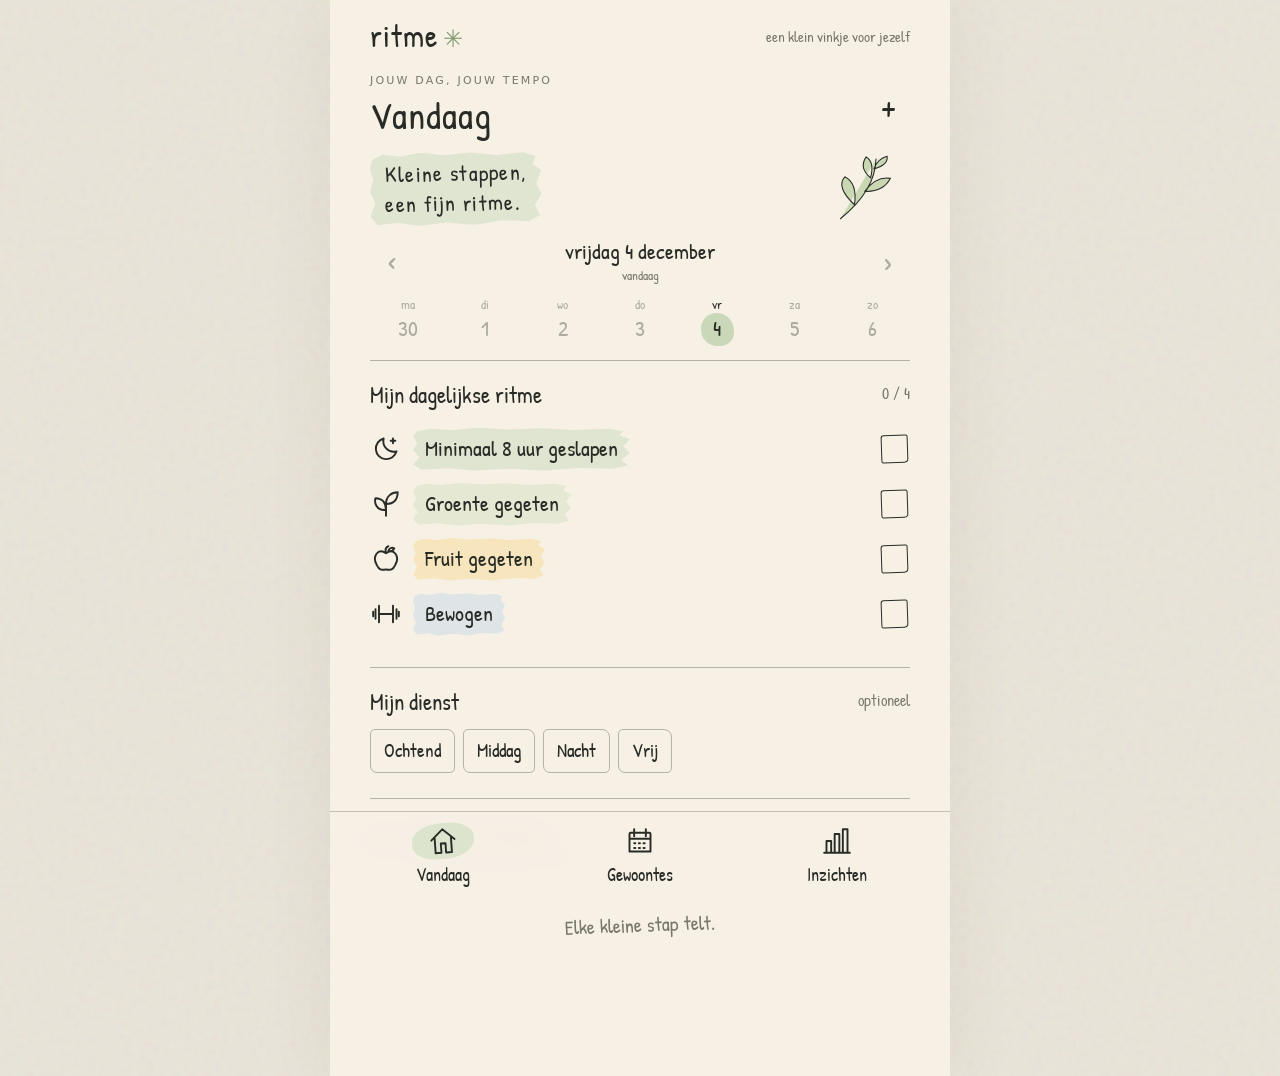
<file: index.html>
<!DOCTYPE html>
<html lang="nl">
<head>
<meta charset="UTF-8">
<meta name="viewport" content="width=device-width, initial-scale=1, viewport-fit=cover">
<meta name="theme-color" content="#f6f0e5">
<meta name="color-scheme" content="light">
<meta name="apple-mobile-web-app-capable" content="yes">
<meta name="apple-mobile-web-app-title" content="Ritme">
<meta name="apple-mobile-web-app-status-bar-style" content="default">
<link rel="manifest" href="manifest.json">
<link rel="apple-touch-icon" sizes="180x180" href="icons%202/ritme-notebook-180.png">
<link rel="icon" type="image/png" sizes="192x192" href="icons%202/ritme-notebook-192.png">
<link rel="stylesheet" href="habits.css">
<title>Ritme — een klein vinkje voor jezelf</title>
<script src="storage.js" defer></script>
<script src="habits.js" defer></script>
</head>
<body>
<main class="journal">
  <header class="brand"><a href="./index.html" aria-label="Ritme, naar vandaag">ritme<span class="brand-dot">✳</span></a><span>een klein vinkje voor jezelf</span></header>
  <div id="fatal" role="alert" hidden></div>
  <div id="app">
    <div class="page-heading"><div><p id="eyebrow" class="eyebrow">JOUW DAG, JOUW TEMPO</p><h1 id="page-title">Vandaag</h1></div><button id="add-habit" class="icon-button" aria-label="Doel toevoegen">+</button></div>
    <div class="quote"><p>Kleine stappen,<br>een fijn ritme.</p><svg class="sprig" viewBox="0 0 90 105" aria-hidden="true"><path d="M26 100Q65 52 57 9M41 77Q10 58 20 42Q39 47 41 77M51 56Q76 52 82 31Q62 32 51 56M55 36Q36 26 43 9Q56 13 55 36M57 23Q76 13 71 2Q59 8 57 23"/></svg></div>
    <div id="period-modes" class="segmented" hidden><button data-mode="week" aria-pressed="true">Week</button><button data-mode="month" aria-pressed="false">Maand</button></div>
    <div class="date-navigation"><button id="previous" class="icon-button" aria-label="Vorige dag">‹</button><button id="date-reset" title="Terug naar vandaag"><span id="date-label"></span><small id="date-hint"></small></button><button id="next" class="icon-button" aria-label="Volgende dag">›</button></div>
    <section id="view-vandaag" aria-label="Vandaag">
      <div id="week-strip" class="week-strip" aria-label="Kies een dag"></div>
      <div class="section-heading"><h2>Mijn dagelijkse ritme</h2><span id="day-count"></span></div>
      <div id="daily-list"></div><div id="goals-empty" class="empty-goals" hidden><p>Waar wil jij een klein begin mee maken?</p><button id="empty-add" class="text-button">+ Een doel toevoegen</button></div>
      <p id="day-empty" class="muted" hidden>Je nieuwe ritme begint op <span id="start-label"></span>.</p>
      <section class="shift-section"><div class="section-heading"><h2>Mijn dienst</h2><span class="muted">optioneel</span></div><div id="shifts" class="shifts"></div></section>
      <a class="workout-link" href="Workout/"><span id="workout-icon"></span><span>Tijd voor beweging<small>Open je oefeningen & timer</small></span><span aria-hidden="true">↗</span></a>
      <p class="closing-note">Elke kleine stap telt.</p>
    </section>
    <section id="view-gewoontes" aria-label="Gewoontes" hidden><div class="section-heading"><h2>Mijn gewoontes</h2><span>een vakje per dag</span></div><div id="habit-grid" tabindex="0" role="region" aria-label="Gewoontesrooster, horizontaal schuifbaar"></div><p class="grid-note"><span class="mini-mark"></span> Gedaan <span class="empty-mark"></span> Nog niet afgevinkt</p><p id="scroll-note" class="muted" hidden>Schuif opzij om de hele maand te bekijken →</p><div class="goal-actions"><button id="grid-add" class="text-button">+ Een doel toevoegen</button><button id="manage-goals" class="text-button">Doelen beheren</button></div><p class="closing-note">Niet perfect. Wel steeds een beetje verder.</p></section>
    <section id="view-inzichten" aria-label="Inzichten" hidden><div class="summary"><div id="progress-ring" class="progress-ring"><strong id="progress-percent"></strong></div><div><h2>Jouw ritme groeit</h2><p id="progress-description"></p></div></div><div class="stat-tiles"><div><strong id="stat-done"></strong><span>vinkjes gezet</span></div><div><strong id="stat-days"></strong><span>dagen afgevinkt</span></div><div><strong id="stat-goals"></strong><span>gewoontes</span></div></div><h2 class="insight-heading">Stap voor stap</h2><div id="habit-stats"></div><section class="backup-section"><h2>Je schrift bewaren</h2><p>Bewaar een back-up van je vinkjes en je oude registraties. Je gegevens staan alleen op dit apparaat.</p><div class="backup-actions"><button id="export" class="text-button">↓ Back-up bewaren</button><button id="import" class="text-button">↑ Back-up herstellen</button></div><input type="file" id="import-file" accept="application/json,.json" hidden><p id="archive-note" class="muted"></p></section></section>
  </div>
</main>
<nav class="bottom-nav" aria-label="Hoofdnavigatie"><button data-view="vandaag" aria-current="page"><span data-icon="home"></span>Vandaag</button><button data-view="gewoontes"><span data-icon="calendar"></span>Gewoontes</button><button data-view="inzichten"><span data-icon="chart"></span>Inzichten</button></nav>
<dialog id="habit-dialog" aria-labelledby="habit-dialog-title">
  <div class="dialog-heading"><h2 id="habit-dialog-title">Een doel toevoegen</h2><button type="button" id="close-dialog" class="icon-button" aria-label="Sluiten">×</button></div>
  <div id="goal-catalog"><p class="muted">Kies wat bij je past. Je doel begint vandaag.</p><button id="custom-goal" class="text-button">+ Eigen doel maken</button><div id="suggestions" class="suggestions"></div></div>
  <form id="habit-form" hidden><button type="button" id="back-catalog" class="back-button">‹ Terug naar de doelen</button><label for="habit-name">Wat wil je vaker doen?</label><input id="habit-name" maxlength="60" required placeholder="Bijvoorbeeld: muziek maken" autocomplete="off"><fieldset class="icon-fieldset"><legend>Kies een pictogram</legend><div id="icon-picker" class="icon-picker"></div></fieldset><p class="muted">Je doel begint vandaag.</p><button type="submit" class="text-button">+ Toevoegen aan mijn ritme</button></form>
  <p id="goal-error" class="form-error" role="alert" hidden></p>
</dialog>
<dialog id="manage-dialog" aria-labelledby="manage-title"><div class="dialog-heading"><h2 id="manage-title">Doelen beheren</h2><button id="close-manage" class="icon-button" aria-label="Sluiten">×</button></div><p class="muted">Maak ruimte voor wat bij jou past.</p><div id="managed-goals"></div><p id="manage-error" class="form-error" role="alert" hidden></p></dialog>
<div id="toast" role="status" aria-live="polite"></div>
</body>
</html>
</file>
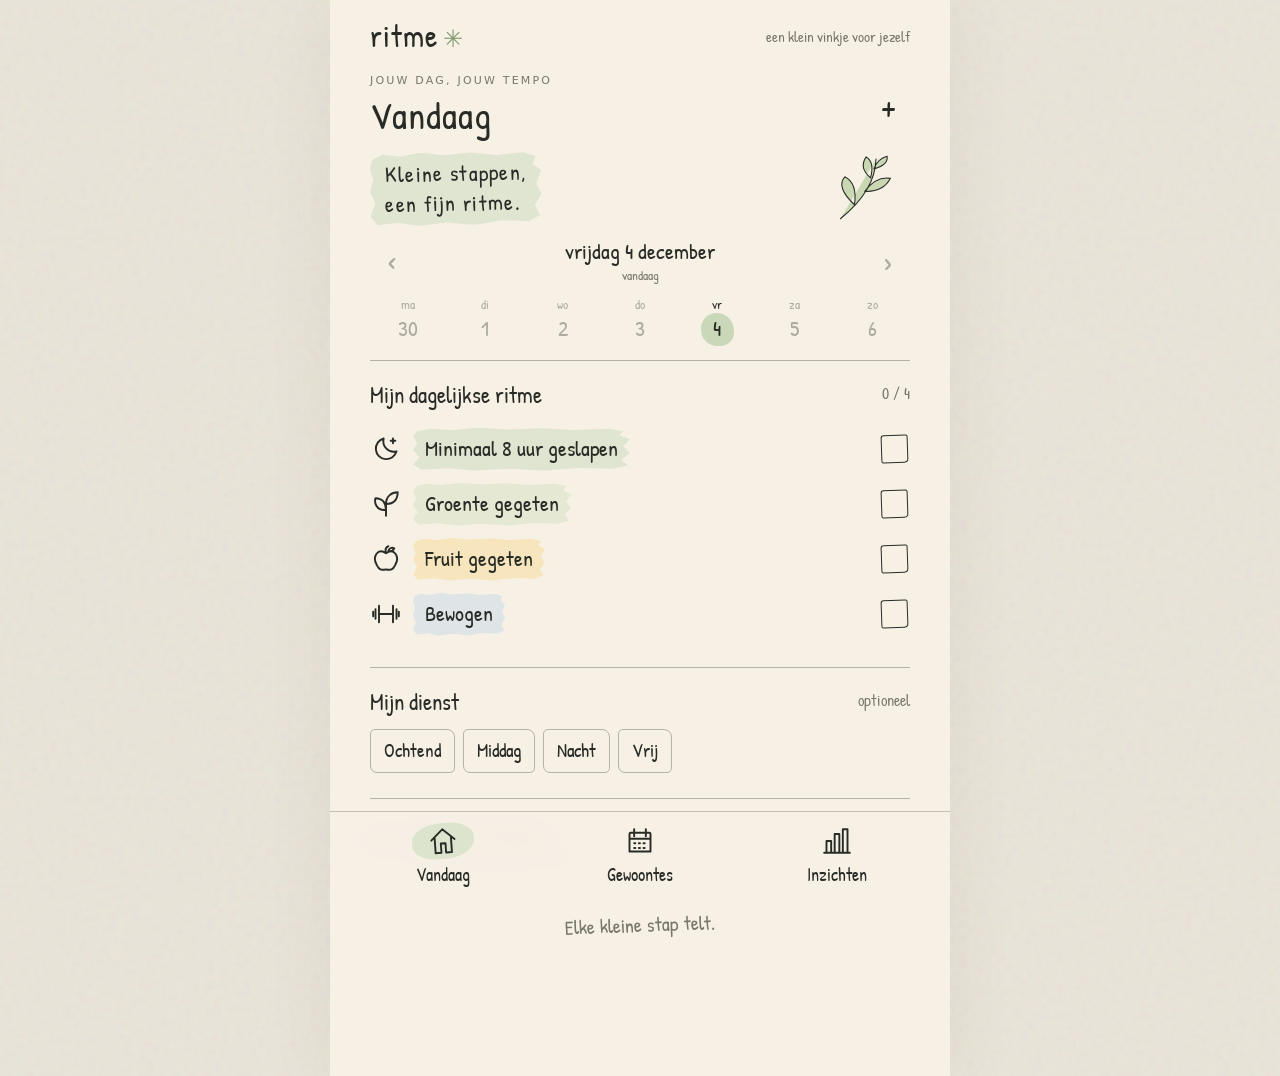
<file: Ritme/index.html>
<!DOCTYPE html>
<html lang="nl">
<head>
<meta charset="UTF-8">
<meta name="viewport" content="width=device-width, initial-scale=1, viewport-fit=cover">
<meta name="theme-color" content="#f6f0e5">
<meta name="color-scheme" content="light">
<meta name="apple-mobile-web-app-capable" content="yes">
<meta name="apple-mobile-web-app-title" content="Ritme">
<meta name="apple-mobile-web-app-status-bar-style" content="default">
<link rel="manifest" href="manifest.json">
<link rel="apple-touch-icon" sizes="180x180" href="icons%202/ritme-notebook-180.png">
<link rel="icon" type="image/png" sizes="192x192" href="icons%202/ritme-notebook-192.png">
<link rel="stylesheet" href="habits.css">
<title>Ritme — een klein vinkje voor jezelf</title>
<script src="storage.js" defer></script>
<script src="habits.js" defer></script>
</head>
<body>
<main class="journal">
  <header class="brand"><a href="./index.html" aria-label="Ritme, naar vandaag">ritme<span class="brand-dot">✳</span></a><span>een klein vinkje voor jezelf</span></header>
  <div id="fatal" role="alert" hidden></div>
  <div id="app">
    <div class="page-heading"><div><p id="eyebrow" class="eyebrow">JOUW DAG, JOUW TEMPO</p><h1 id="page-title">Vandaag</h1></div><button id="add-habit" class="icon-button" aria-label="Doel toevoegen">+</button></div>
    <div class="quote"><p>Kleine stappen,<br>een fijn ritme.</p><svg class="sprig" viewBox="0 0 90 105" aria-hidden="true"><path d="M26 100Q65 52 57 9M41 77Q10 58 20 42Q39 47 41 77M51 56Q76 52 82 31Q62 32 51 56M55 36Q36 26 43 9Q56 13 55 36M57 23Q76 13 71 2Q59 8 57 23"/></svg></div>
    <div id="period-modes" class="segmented" hidden><button data-mode="week" aria-pressed="true">Week</button><button data-mode="month" aria-pressed="false">Maand</button></div>
    <div class="date-navigation"><button id="previous" class="icon-button" aria-label="Vorige dag">‹</button><button id="date-reset" title="Terug naar vandaag"><span id="date-label"></span><small id="date-hint"></small></button><button id="next" class="icon-button" aria-label="Volgende dag">›</button></div>
    <section id="view-vandaag" aria-label="Vandaag">
      <div id="week-strip" class="week-strip" aria-label="Kies een dag"></div>
      <div class="section-heading"><h2>Mijn dagelijkse ritme</h2><span id="day-count"></span></div>
      <div id="daily-list"></div><div id="goals-empty" class="empty-goals" hidden><p>Waar wil jij een klein begin mee maken?</p><button id="empty-add" class="text-button">+ Een doel toevoegen</button></div>
      <p id="day-empty" class="muted" hidden>Je nieuwe ritme begint op <span id="start-label"></span>.</p>
      <section class="shift-section"><div class="section-heading"><h2>Mijn dienst</h2><span class="muted">optioneel</span></div><div id="shifts" class="shifts"></div></section>
      <a class="workout-link" href="../Workout/"><span id="workout-icon"></span><span>Tijd voor beweging<small>Open je oefeningen & timer</small></span><span aria-hidden="true">↗</span></a>
      <p class="closing-note">Elke kleine stap telt.</p>
    </section>
    <section id="view-gewoontes" aria-label="Gewoontes" hidden><div class="section-heading"><h2>Mijn gewoontes</h2><span>een vakje per dag</span></div><div id="habit-grid" tabindex="0" role="region" aria-label="Gewoontesrooster, horizontaal schuifbaar"></div><p class="grid-note"><span class="mini-mark"></span> Gedaan <span class="empty-mark"></span> Nog niet afgevinkt</p><p id="scroll-note" class="muted" hidden>Schuif opzij om de hele maand te bekijken →</p><div class="goal-actions"><button id="grid-add" class="text-button">+ Een doel toevoegen</button><button id="manage-goals" class="text-button">Doelen beheren</button></div><p class="closing-note">Niet perfect. Wel steeds een beetje verder.</p></section>
    <section id="view-inzichten" aria-label="Inzichten" hidden><div class="summary"><div id="progress-ring" class="progress-ring"><strong id="progress-percent"></strong></div><div><h2>Jouw ritme groeit</h2><p id="progress-description"></p></div></div><div class="stat-tiles"><div><strong id="stat-done"></strong><span>vinkjes gezet</span></div><div><strong id="stat-days"></strong><span>dagen afgevinkt</span></div><div><strong id="stat-goals"></strong><span>gewoontes</span></div></div><h2 class="insight-heading">Stap voor stap</h2><div id="habit-stats"></div><section class="backup-section"><h2>Je schrift bewaren</h2><p>Bewaar een back-up van je vinkjes en je oude registraties. Je gegevens staan alleen op dit apparaat.</p><div class="backup-actions"><button id="export" class="text-button">↓ Back-up bewaren</button><button id="import" class="text-button">↑ Back-up herstellen</button></div><input type="file" id="import-file" accept="application/json,.json" hidden><p id="archive-note" class="muted"></p></section></section>
  </div>
</main>
<nav class="bottom-nav" aria-label="Hoofdnavigatie"><button data-view="vandaag" aria-current="page"><span data-icon="home"></span>Vandaag</button><button data-view="gewoontes"><span data-icon="calendar"></span>Gewoontes</button><button data-view="inzichten"><span data-icon="chart"></span>Inzichten</button></nav>
<dialog id="habit-dialog" aria-labelledby="habit-dialog-title">
  <div class="dialog-heading"><h2 id="habit-dialog-title">Een doel toevoegen</h2><button type="button" id="close-dialog" class="icon-button" aria-label="Sluiten">×</button></div>
  <div id="goal-catalog"><p class="muted">Kies wat bij je past. Je doel begint vandaag.</p><button id="custom-goal" class="text-button">+ Eigen doel maken</button><div id="suggestions" class="suggestions"></div></div>
  <form id="habit-form" hidden><button type="button" id="back-catalog" class="back-button">‹ Terug naar de doelen</button><label for="habit-name">Wat wil je vaker doen?</label><input id="habit-name" maxlength="60" required placeholder="Bijvoorbeeld: muziek maken" autocomplete="off"><fieldset class="icon-fieldset"><legend>Kies een pictogram</legend><div id="icon-picker" class="icon-picker"></div></fieldset><p class="muted">Je doel begint vandaag.</p><button type="submit" class="text-button">+ Toevoegen aan mijn ritme</button></form>
  <p id="goal-error" class="form-error" role="alert" hidden></p>
</dialog>
<dialog id="manage-dialog" aria-labelledby="manage-title"><div class="dialog-heading"><h2 id="manage-title">Doelen beheren</h2><button id="close-manage" class="icon-button" aria-label="Sluiten">×</button></div><p class="muted">Maak ruimte voor wat bij jou past.</p><div id="managed-goals"></div><p id="manage-error" class="form-error" role="alert" hidden></p></dialog>
<div id="toast" role="status" aria-live="polite"></div>
</body>
</html>
</file>
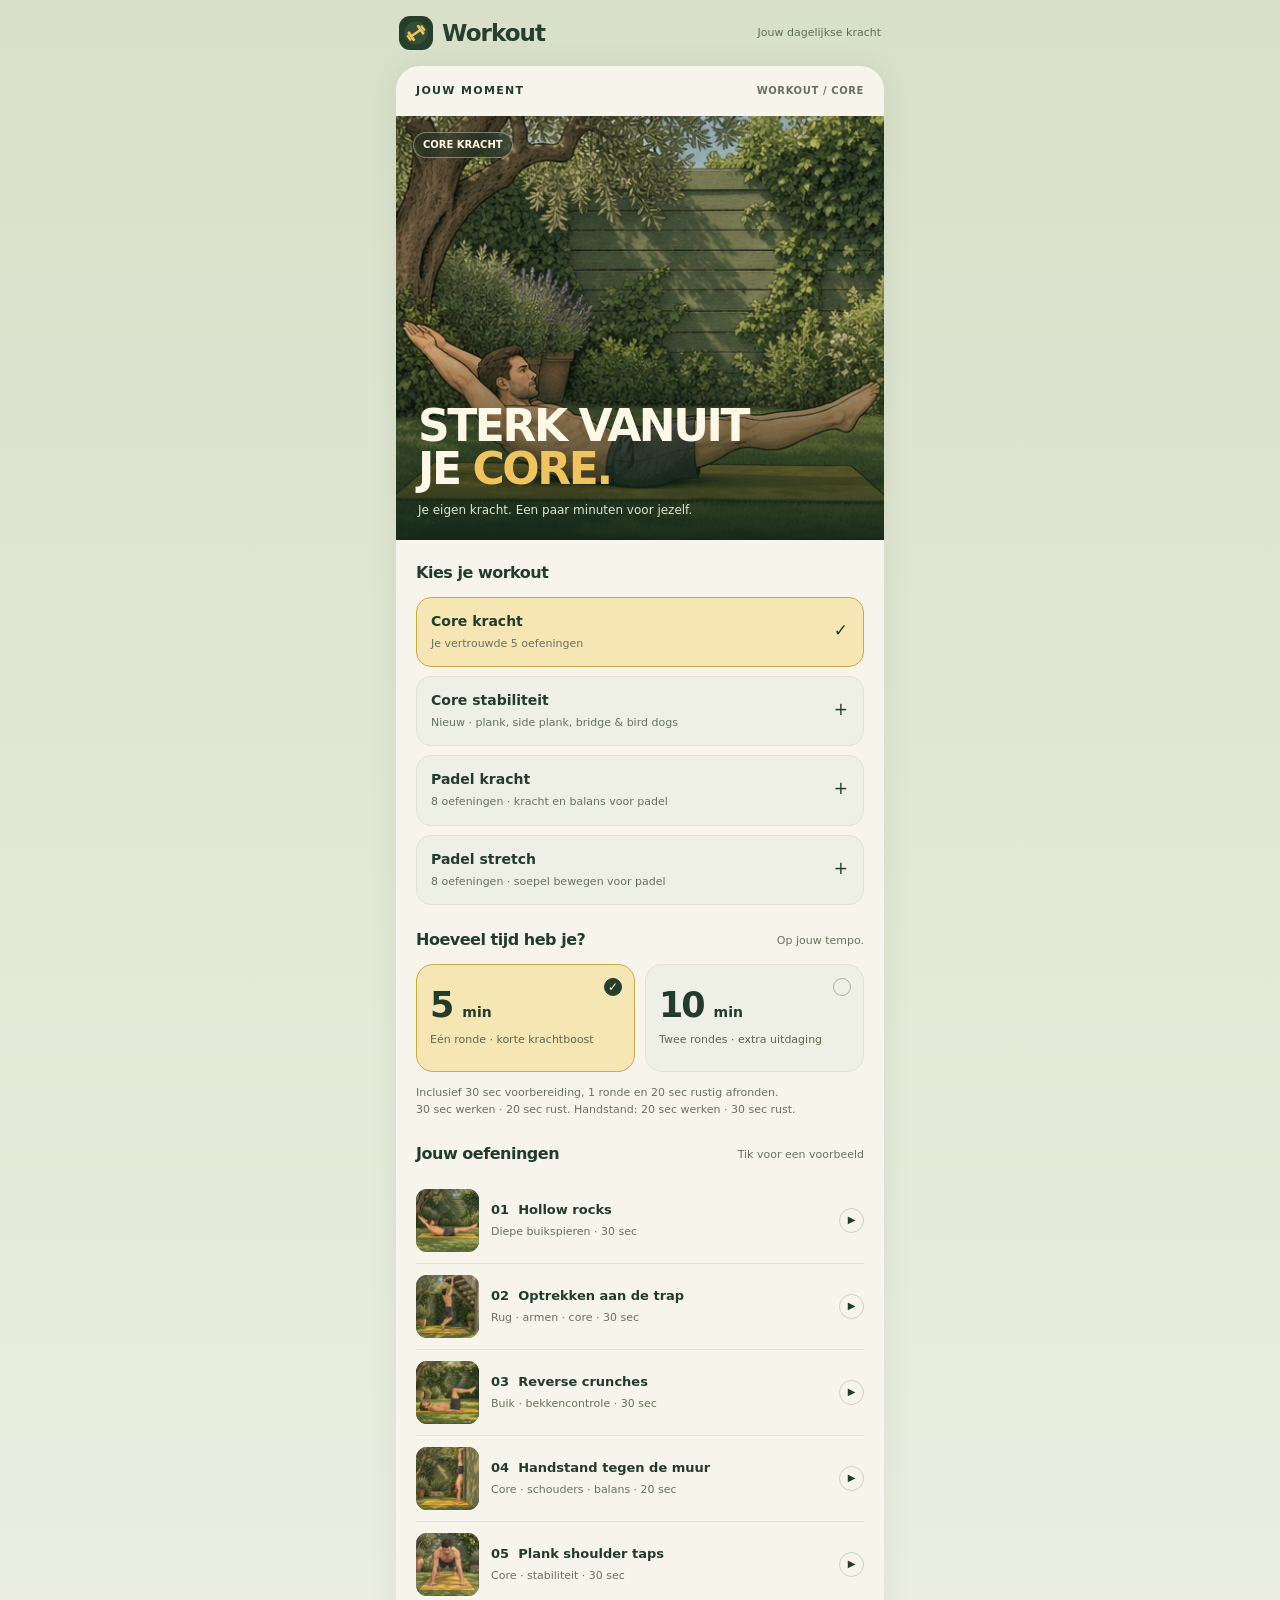
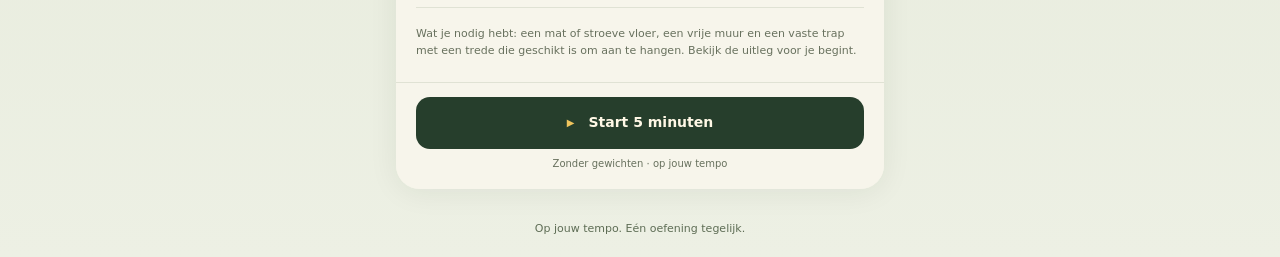
<file: Workout/index.html>
<!DOCTYPE html>
<html lang="nl">
<head>
  <meta charset="UTF-8">
  <meta name="viewport" content="width=device-width, initial-scale=1, viewport-fit=cover">
  <meta name="theme-color" content="#263e2c">
  <meta name="apple-mobile-web-app-capable" content="yes">
  <meta name="apple-mobile-web-app-title" content="Workout">
  <meta name="apple-mobile-web-app-status-bar-style" content="default">
  <meta name="description" content="Kies core kracht, core stabiliteit, padel kracht of padel stretch. Oefeningen met voorbeelden, uitleg en een timer voor één of twee rondes.">
  <link rel="manifest" href="manifest.json">
  <link rel="apple-touch-icon" href="icons/icon-192.png">
  <link rel="icon" href="icons/icon.svg" type="image/svg+xml">
  <link rel="stylesheet" href="app.css">
  <link rel="stylesheet" href="workout.css">
  <title>Workout</title>
</head>
<body>
  <div class="app">
    <header class="app-header"><a href="./" aria-label="Workout startpagina"><img src="icons/icon.svg" width="34" height="34" alt="">Workout</a><span>Jouw dagelijkse kracht</span></header>
    <main id="view-workout" aria-label="Workout"><div id="workout-root"></div></main>
    <footer>Op jouw tempo. Eén oefening tegelijk.</footer>
  </div>
  <script src="workout.js"></script>
  <script>
    Workout.init();
    if ('serviceWorker' in navigator) {
      navigator.serviceWorker.register('sw.js').then(reg => reg.update()).catch(() => {});
      let reloading = false;
      let controlled = navigator.serviceWorker.controller?.scriptURL === new URL('sw.js', location.href).href;
      navigator.serviceWorker.addEventListener('controllerchange', () => {
        if (!controlled) { controlled = true; return; }
        if (reloading) return;
        reloading = true;
        location.reload();
      });
    }
  </script>
</body>
</html>
</file>
<file: habits.css>
@font-face{font-family:Journal;src:url('./assets/PatrickHand-Regular.ttf') format('truetype');font-display:swap;font-weight:400}
:root{color-scheme:light;--paper:#f6f0e5;--ink:#292c26;--muted:#77776b;--line:#b7b3a3;--green:#7e9e77;--wash-0:#dce4cd;--wash-1:#e3e8cf;--wash-2:#f8e5b5;--wash-3:#dce3e8;--wash-4:#f3d8c7;--wash-5:#dbe6e4;--paint-0:#83a276;--paint-1:#96ac7e;--paint-2:#d9ad56;--paint-3:#86a3b5;--paint-4:#d8a08b;--paint-5:#7eaba6}
*{box-sizing:border-box}body{margin:0;color:var(--ink);background:var(--paper);font:20px/1.35 Journal,cursive;-webkit-text-size-adjust:100%;background-image:url("data:image/svg+xml,%3Csvg viewBox='0 0 180 180' xmlns='http://www.w3.org/2000/svg'%3E%3Cfilter id='n'%3E%3CfeTurbulence type='fractalNoise' baseFrequency='.8' numOctaves='3' stitchTiles='stitch'/%3E%3C/filter%3E%3Cpath filter='url(%23n)' opacity='.065' d='M0 0h180v180H0z'/%3E%3C/svg%3E")}button,input{font:inherit;color:inherit}button,a,input{-webkit-tap-highlight-color:transparent}button{cursor:pointer;border:0;background:none}button:disabled{cursor:default;opacity:.35}a{color:inherit}button:focus-visible,a:focus-visible,input:focus-visible,[tabindex]:focus-visible{outline:3px solid #527753;outline-offset:4px}[hidden]{display:none!important}.journal{max-width:620px;margin:auto;padding:24px 26px 130px}.brand{display:flex;align-items:center;justify-content:space-between;gap:12px;padding-bottom:25px}.brand a{text-decoration:none;font-size:31px;letter-spacing:1px}.brand-dot{color:#859c72;font-size:24px;margin-left:5px}.brand>span{color:var(--muted);font-size:15px}.page-heading{display:flex;align-items:center;justify-content:space-between}.eyebrow{font-size:11px;letter-spacing:2.2px;margin:0 0 5px;color:var(--muted);font-family:system-ui,sans-serif}h1{font-size:43px;font-weight:400;line-height:1.15;letter-spacing:1px;margin:0}h2{font-size:23px;font-weight:400;margin:0}p{margin:8px 0}.icon-button{display:grid;place-items:center;width:44px;min-width:44px;height:44px;font-size:32px;line-height:1}.quote{display:flex;justify-content:space-between;align-items:center;margin:22px 0 20px;padding-right:15px}.quote p{position:relative;isolation:isolate;padding:10px 18px;font-size:24px;letter-spacing:1.3px;transform:rotate(-1deg);margin:0}.quote p:before,.wash:before{content:'';position:absolute;inset:0;z-index:-1;background:var(--wash,var(--wash-0));opacity:.84;clip-path:polygon(2% 8%,8% 2%,18% 5%,30% 0,43% 4%,59% 1%,74% 5%,90% 2%,97% 8%,95% 18%,100% 27%,97% 44%,100% 59%,96% 74%,99% 88%,92% 96%,76% 94%,61% 100%,44% 96%,28% 100%,16% 95%,4% 98%,0 86%,3% 69%,0 52%,2% 36%,0 20%)}.sprig{height:99px;width:85px;fill:#c9d8b3;stroke:var(--ink);stroke-width:1.5;stroke-linecap:round;stroke-linejoin:round;transform:rotate(12deg)}.date-navigation{display:grid;grid-template-columns:44px minmax(0,1fr) 44px;align-items:center;margin:10px 0 12px}#date-reset{min-height:48px;text-align:center;font-size:24px}#date-hint{display:block;font-size:13px;color:var(--muted)}.week-strip{display:grid;grid-template-columns:repeat(7,1fr);padding:0 0 20px;border-bottom:1px solid var(--line);gap:2px}.week-strip button{display:flex;flex-direction:column;align-items:center;min-height:58px;padding:3px 0;font-size:16px}.week-strip span{width:33px;height:33px;display:grid;place-items:center;font-size:22px;border-radius:48% 55% 43% 51%}.week-strip [aria-pressed=true] span{background:#c9d8b8}.section-heading{display:flex;align-items:center;justify-content:space-between;gap:12px;margin:23px 0 12px}.section-heading>span{font-size:16px;color:var(--muted)}.daily-row{display:flex;align-items:center;width:100%;gap:13px;min-height:59px;text-align:left;padding:6px 2px}.icon{width:28px;height:28px;fill:none;stroke:currentColor;stroke-width:1.65;stroke-linecap:round;stroke-linejoin:round;flex-shrink:0}.wash{position:relative;isolation:isolate;padding:6px 12px 7px;font-size:22px;overflow-wrap:anywhere}.daily-row .wash{max-width:calc(100% - 82px)}.check{margin-left:auto;flex:0 0 27px;width:27px;height:28px;border:1.6px solid var(--ink);border-radius:3px 2px 4px 2px;position:relative;transform:rotate(-2deg)}[aria-pressed=true] .check{background:var(--paint,#8ba57e)}[aria-pressed=true] .check:after{content:'';position:absolute;width:7px;height:14px;border-bottom:2px solid #263025;border-right:2px solid #263025;transform:rotate(40deg);left:8px;top:2px}.shift-section{margin-top:25px;border-top:1px solid var(--line)}.shifts{display:flex;gap:8px;flex-wrap:wrap}.shifts button{border:1px solid var(--line);border-radius:5px 8px 5px 7px;padding:8px 13px;min-height:44px;font-size:19px}.shifts [aria-pressed=true]{background:var(--wash-0);border-color:#718568}.workout-link{display:flex;align-items:center;gap:14px;text-decoration:none;border-top:1px solid var(--line);margin-top:25px;padding:20px 0}.workout-link>span:nth-child(2){flex:1}.workout-link small{display:block;color:var(--muted);font-size:16px}.closing-note{text-align:center;color:var(--muted);font-size:20px;margin-top:24px;transform:rotate(-2deg)}.bottom-nav{position:fixed;bottom:0;left:50%;transform:translateX(-50%);width:min(100%,620px);display:flex;justify-content:space-around;padding:10px 15px calc(12px + env(safe-area-inset-bottom));background:#f6f0e5f5;border-top:1px solid #c5bfaf;z-index:5;backdrop-filter:blur(12px)}.bottom-nav button{display:flex;flex-direction:column;align-items:center;gap:4px;min-width:80px;min-height:62px;font-size:18px}.bottom-nav button>span{padding:4px 17px;display:flex}.bottom-nav [aria-current=page]>span{background:var(--wash-0);border-radius:48% 41% 50% 39%;transform:rotate(-4deg)}.segmented{display:flex;justify-content:center;gap:10px;margin:20px 0 0}.segmented button{min-height:44px;padding:5px 25px;font-size:20px}.segmented [aria-pressed=true]{background:var(--wash-0);border-radius:40% 30% 40% 25%;text-decoration:underline;text-underline-offset:6px}.muted{font-size:16px;color:var(--muted)}#habit-grid{overflow:auto;padding-bottom:8px;margin-top:20px}.journal-table{width:100%;border-collapse:separate;border-spacing:3px 8px;table-layout:fixed}.journal-table th{font-weight:400}.journal-table thead th{font-size:16px;height:42px}.journal-table thead small{display:block}.journal-table th:first-child{width:40%;text-align:left}.journal-table tbody th{font-size:18px;padding-right:6px;overflow-wrap:anywhere}.journal-table .wash{font-size:inherit;display:block;padding:7px 5px}.journal-table td{padding:0;height:44px}.grid-check{width:100%;height:44px;display:grid;place-items:center;padding:2px}.grid-square{display:block;width:100%;height:32px;max-width:35px;border:1px solid #8e9283;border-radius:1px 2px 1px 3px;position:relative}.grid-check[aria-pressed=true] .grid-square:after{content:'';position:absolute;inset:3px;background:repeating-linear-gradient(133deg,transparent 0 2px,#ffffff99 2px 3px),var(--paint);border-radius:3px 1px 4px 1px;transform:rotate(-3deg)}.grid-check:disabled .grid-square{border-style:dotted}.journal-table .is-today{background:var(--wash-0);border-radius:45%}.journal-table.month{width:max-content;min-width:100%}.journal-table.month th:first-child{width:150px;min-width:150px;position:sticky;left:0;background:var(--paper);z-index:2}.journal-table.month td,.journal-table.month thead th:not(:first-child){width:44px;min-width:44px}.grid-note{display:flex;align-items:center;gap:8px;font-size:15px;color:var(--muted);margin-top:15px}.mini-mark,.empty-mark{width:15px;height:15px;display:inline-block;border:1px solid #8e9283}.mini-mark{background:repeating-linear-gradient(133deg,transparent 0 2px,#ffffff99 2px 3px),#88a078}.empty-mark{margin-left:8px}.text-button{min-height:44px;border:1px solid #a9ae99;border-radius:5px 8px 4px 6px;padding:9px 15px;background:#e0e5d17d;font-size:19px}.summary{display:flex;align-items:center;gap:22px;padding:20px 14px;border:1px solid #c8c2b3;border-radius:8px 12px 8px 10px;margin:23px 0 15px}.summary p{font-size:18px;color:var(--muted)}.progress-ring{flex:0 0 112px;width:112px;height:112px;background:conic-gradient(var(--green) var(--progress,0%),#e0e2d5 0);border-radius:50%;display:grid;place-items:center}.progress-ring strong{display:grid;place-items:center;background:var(--paper);width:88px;height:88px;border-radius:50%;font-size:32px;font-weight:400}.stat-tiles{display:grid;grid-template-columns:repeat(3,1fr);gap:10px}.stat-tiles>div{padding:14px 5px;background:var(--wash-0);border-radius:13px 10px 16px 8px;text-align:center}.stat-tiles>div:nth-child(2){background:var(--wash-3)}.stat-tiles>div:nth-child(3){background:var(--wash-2)}.stat-tiles strong{display:block;font-size:32px;font-weight:400}.stat-tiles span{font-size:15px}.insight-heading{padding-top:24px;margin-top:26px;border-top:1px solid var(--line)}.stat-row{display:grid;grid-template-columns:28px minmax(0,1fr) 90px 38px;gap:10px;align-items:center;margin:18px 0;font-size:18px}.stat-row .name{overflow-wrap:anywhere}.stat-row small{font-size:15px}.bar{height:13px;background:#e1ddd2;border-radius:20px;overflow:hidden}.bar i{display:block;height:100%;background:var(--paint);border-radius:20px}.backup-section{margin-top:30px;border-top:1px solid var(--line);padding-top:22px}.backup-section p{font-size:17px;color:var(--muted)}.backup-actions{display:flex;flex-wrap:wrap;gap:10px;margin:15px 0}dialog{border:1px solid var(--line);border-radius:9px;background:var(--paper);color:var(--ink);width:calc(100% - 32px);max-width:430px;padding:22px}dialog::backdrop{background:#302c2355;backdrop-filter:blur(3px)}dialog .section-heading{margin-top:0}dialog label{display:block;margin:18px 0 8px}dialog input{width:100%;padding:12px;border:1px solid var(--line);background:#fff9ef;border-radius:5px;font-size:22px}dialog .text-button{margin-top:12px}#toast{position:fixed;bottom:105px;left:50%;transform:translateX(-50%);padding:12px 18px;background:var(--ink);color:var(--paper);border-radius:8px;max-width:calc(100% - 30px);width:max-content;z-index:10;font-size:18px;opacity:0;pointer-events:none}#toast.visible{opacity:1}#fatal{padding:20px;border:1px solid #a46950}
@media(min-width:760px){body{background-color:#e9e4d9}.journal{min-height:100vh;background-color:var(--paper);box-shadow:0 0 65px #51473012;padding-left:40px;padding-right:40px}.daily-row{min-height:64px}.journal-table th:first-child{width:36%}}
@media(max-width:360px){.journal{padding-left:16px;padding-right:16px}.brand>span{font-size:13px}.wash{font-size:20px;padding-left:8px;padding-right:8px}.daily-row{gap:9px}.quote p{font-size:22px}.sprig{width:62px}.journal-table{border-spacing:2px 7px}.journal-table tbody th{font-size:16px}.stat-row{grid-template-columns:24px minmax(0,1fr) 64px 32px;gap:7px;font-size:16px}.summary{gap:14px;padding:16px 10px}.progress-ring{flex-basis:94px;width:94px;height:94px}.progress-ring strong{width:74px;height:74px}.summary h2{font-size:21px}.stat-tiles span{font-size:13px}}
@media(prefers-reduced-motion:no-preference){button{transition:background-color .15s}.check{transition:background-color .15s}#toast{transition:opacity .2s}}
/* Keep the daily list close at hand on phone screens. */
.journal{padding-top:16px}.brand{padding-bottom:16px}.page-heading h1{font-size:38px}.quote{margin:13px 0 10px}.quote p{font-size:22px;padding:7px 15px}.sprig{height:76px;width:68px}.date-navigation{margin:4px 0 6px}#date-reset{font-size:22px}.week-strip{padding-bottom:10px}.section-heading{margin-top:18px}.daily-row{min-height:55px}.journal-table.month th:first-child{left:3px}
@media(max-width:360px){.journal-table.month th:first-child{left:2px}.brand{padding-bottom:12px}.eyebrow{font-size:10px}.quote p{font-size:21px}.daily-row{min-height:53px}}
/* Goal catalogue and management use the same ink and paper as the journal. */
dialog{max-height:calc(100dvh - 32px);overflow:auto;overscroll-behavior:contain}.dialog-heading{display:flex;align-items:center;justify-content:space-between;gap:8px;position:sticky;top:-22px;background:var(--paper);z-index:3;padding:8px 0;border-bottom:1px solid var(--line)}.dialog-heading h2{font-size:26px}.suggestions{margin-top:20px}.suggestion,.managed-goal{display:flex;align-items:center;gap:10px;min-height:60px;width:100%;padding:8px 0;text-align:left;border-bottom:1px solid #b7b3a344}.suggestion .wash,.managed-goal .wash{flex:1;min-width:0;font-size:20px}.suggestion small{font-size:16px}.suggestion:disabled{opacity:.65}.goal-actions{display:flex;flex-wrap:wrap;gap:10px}.empty-goals{padding:18px 4px;text-align:center;color:var(--muted)}.empty-goals .text-button{color:var(--ink);margin-top:10px}.back-button{min-height:44px;text-decoration:underline;text-underline-offset:4px;padding:8px 0;font-size:18px}.icon-fieldset{border:0;padding:0;margin:20px 0 0}.icon-fieldset legend{margin-bottom:12px}.icon-picker{display:grid;grid-template-columns:repeat(3,minmax(0,1fr));gap:10px}.icon-picker .icon-option{display:flex;position:relative;align-items:center;flex-direction:column;text-align:center;margin:0;padding:8px 3px;cursor:pointer;border-radius:6px}.icon-option input{position:absolute;opacity:0;width:1px;height:1px;padding:0}.icon-option>span{display:grid;place-items:center;width:48px;height:44px;border:1px solid var(--line);border-radius:5px}.icon-option input:checked+span{background:var(--wash-0);border:2px solid #527753}.icon-option input:focus-visible+span{outline:3px solid #527753;outline-offset:3px}.icon-option small{font-size:15px;line-height:1.15;margin-top:6px}.delete-goal{min-width:44px;min-height:44px;display:grid;place-items:center;color:#99503c}.delete-goal .icon{width:23px;height:23px}.form-error{color:#943e2d;font-size:18px;padding:10px 0}.goal-grid-label{display:flex;align-items:center;gap:5px}.goal-grid-label .icon{width:20px;height:20px}.goal-grid-label .wash{flex:1;min-width:0}.journal-table.month th:first-child{width:175px;min-width:175px}
@media(max-width:360px){dialog{padding:16px}.dialog-heading{top:-16px}.dialog-heading h2{font-size:23px}.suggestion,.managed-goal{gap:7px}.suggestion .wash,.managed-goal .wash{font-size:18px}.goal-grid-label{gap:3px}.goal-grid-label .icon{width:16px;height:16px}.journal-table .wash{padding-left:3px;padding-right:3px}}
</file>
<file: Ritme/habits.css>
@font-face{font-family:Journal;src:url('./assets/PatrickHand-Regular.ttf') format('truetype');font-display:swap;font-weight:400}
:root{color-scheme:light;--paper:#f6f0e5;--ink:#292c26;--muted:#77776b;--line:#b7b3a3;--green:#7e9e77;--wash-0:#dce4cd;--wash-1:#e3e8cf;--wash-2:#f8e5b5;--wash-3:#dce3e8;--wash-4:#f3d8c7;--wash-5:#dbe6e4;--paint-0:#83a276;--paint-1:#96ac7e;--paint-2:#d9ad56;--paint-3:#86a3b5;--paint-4:#d8a08b;--paint-5:#7eaba6}
*{box-sizing:border-box}body{margin:0;color:var(--ink);background:var(--paper);font:20px/1.35 Journal,cursive;-webkit-text-size-adjust:100%;background-image:url("data:image/svg+xml,%3Csvg viewBox='0 0 180 180' xmlns='http://www.w3.org/2000/svg'%3E%3Cfilter id='n'%3E%3CfeTurbulence type='fractalNoise' baseFrequency='.8' numOctaves='3' stitchTiles='stitch'/%3E%3C/filter%3E%3Cpath filter='url(%23n)' opacity='.065' d='M0 0h180v180H0z'/%3E%3C/svg%3E")}button,input{font:inherit;color:inherit}button,a,input{-webkit-tap-highlight-color:transparent}button{cursor:pointer;border:0;background:none}button:disabled{cursor:default;opacity:.35}a{color:inherit}button:focus-visible,a:focus-visible,input:focus-visible,[tabindex]:focus-visible{outline:3px solid #527753;outline-offset:4px}[hidden]{display:none!important}.journal{max-width:620px;margin:auto;padding:24px 26px 130px}.brand{display:flex;align-items:center;justify-content:space-between;gap:12px;padding-bottom:25px}.brand a{text-decoration:none;font-size:31px;letter-spacing:1px}.brand-dot{color:#859c72;font-size:24px;margin-left:5px}.brand>span{color:var(--muted);font-size:15px}.page-heading{display:flex;align-items:center;justify-content:space-between}.eyebrow{font-size:11px;letter-spacing:2.2px;margin:0 0 5px;color:var(--muted);font-family:system-ui,sans-serif}h1{font-size:43px;font-weight:400;line-height:1.15;letter-spacing:1px;margin:0}h2{font-size:23px;font-weight:400;margin:0}p{margin:8px 0}.icon-button{display:grid;place-items:center;width:44px;min-width:44px;height:44px;font-size:32px;line-height:1}.quote{display:flex;justify-content:space-between;align-items:center;margin:22px 0 20px;padding-right:15px}.quote p{position:relative;isolation:isolate;padding:10px 18px;font-size:24px;letter-spacing:1.3px;transform:rotate(-1deg);margin:0}.quote p:before,.wash:before{content:'';position:absolute;inset:0;z-index:-1;background:var(--wash,var(--wash-0));opacity:.84;clip-path:polygon(2% 8%,8% 2%,18% 5%,30% 0,43% 4%,59% 1%,74% 5%,90% 2%,97% 8%,95% 18%,100% 27%,97% 44%,100% 59%,96% 74%,99% 88%,92% 96%,76% 94%,61% 100%,44% 96%,28% 100%,16% 95%,4% 98%,0 86%,3% 69%,0 52%,2% 36%,0 20%)}.sprig{height:99px;width:85px;fill:#c9d8b3;stroke:var(--ink);stroke-width:1.5;stroke-linecap:round;stroke-linejoin:round;transform:rotate(12deg)}.date-navigation{display:grid;grid-template-columns:44px minmax(0,1fr) 44px;align-items:center;margin:10px 0 12px}#date-reset{min-height:48px;text-align:center;font-size:24px}#date-hint{display:block;font-size:13px;color:var(--muted)}.week-strip{display:grid;grid-template-columns:repeat(7,1fr);padding:0 0 20px;border-bottom:1px solid var(--line);gap:2px}.week-strip button{display:flex;flex-direction:column;align-items:center;min-height:58px;padding:3px 0;font-size:16px}.week-strip span{width:33px;height:33px;display:grid;place-items:center;font-size:22px;border-radius:48% 55% 43% 51%}.week-strip [aria-pressed=true] span{background:#c9d8b8}.section-heading{display:flex;align-items:center;justify-content:space-between;gap:12px;margin:23px 0 12px}.section-heading>span{font-size:16px;color:var(--muted)}.daily-row{display:flex;align-items:center;width:100%;gap:13px;min-height:59px;text-align:left;padding:6px 2px}.icon{width:28px;height:28px;fill:none;stroke:currentColor;stroke-width:1.65;stroke-linecap:round;stroke-linejoin:round;flex-shrink:0}.wash{position:relative;isolation:isolate;padding:6px 12px 7px;font-size:22px;overflow-wrap:anywhere}.daily-row .wash{max-width:calc(100% - 82px)}.check{margin-left:auto;flex:0 0 27px;width:27px;height:28px;border:1.6px solid var(--ink);border-radius:3px 2px 4px 2px;position:relative;transform:rotate(-2deg)}[aria-pressed=true] .check{background:var(--paint,#8ba57e)}[aria-pressed=true] .check:after{content:'';position:absolute;width:7px;height:14px;border-bottom:2px solid #263025;border-right:2px solid #263025;transform:rotate(40deg);left:8px;top:2px}.shift-section{margin-top:25px;border-top:1px solid var(--line)}.shifts{display:flex;gap:8px;flex-wrap:wrap}.shifts button{border:1px solid var(--line);border-radius:5px 8px 5px 7px;padding:8px 13px;min-height:44px;font-size:19px}.shifts [aria-pressed=true]{background:var(--wash-0);border-color:#718568}.workout-link{display:flex;align-items:center;gap:14px;text-decoration:none;border-top:1px solid var(--line);margin-top:25px;padding:20px 0}.workout-link>span:nth-child(2){flex:1}.workout-link small{display:block;color:var(--muted);font-size:16px}.closing-note{text-align:center;color:var(--muted);font-size:20px;margin-top:24px;transform:rotate(-2deg)}.bottom-nav{position:fixed;bottom:0;left:50%;transform:translateX(-50%);width:min(100%,620px);display:flex;justify-content:space-around;padding:10px 15px calc(12px + env(safe-area-inset-bottom));background:#f6f0e5f5;border-top:1px solid #c5bfaf;z-index:5;backdrop-filter:blur(12px)}.bottom-nav button{display:flex;flex-direction:column;align-items:center;gap:4px;min-width:80px;min-height:62px;font-size:18px}.bottom-nav button>span{padding:4px 17px;display:flex}.bottom-nav [aria-current=page]>span{background:var(--wash-0);border-radius:48% 41% 50% 39%;transform:rotate(-4deg)}.segmented{display:flex;justify-content:center;gap:10px;margin:20px 0 0}.segmented button{min-height:44px;padding:5px 25px;font-size:20px}.segmented [aria-pressed=true]{background:var(--wash-0);border-radius:40% 30% 40% 25%;text-decoration:underline;text-underline-offset:6px}.muted{font-size:16px;color:var(--muted)}#habit-grid{overflow:auto;padding-bottom:8px;margin-top:20px}.journal-table{width:100%;border-collapse:separate;border-spacing:3px 8px;table-layout:fixed}.journal-table th{font-weight:400}.journal-table thead th{font-size:16px;height:42px}.journal-table thead small{display:block}.journal-table th:first-child{width:40%;text-align:left}.journal-table tbody th{font-size:18px;padding-right:6px;overflow-wrap:anywhere}.journal-table .wash{font-size:inherit;display:block;padding:7px 5px}.journal-table td{padding:0;height:44px}.grid-check{width:100%;height:44px;display:grid;place-items:center;padding:2px}.grid-square{display:block;width:100%;height:32px;max-width:35px;border:1px solid #8e9283;border-radius:1px 2px 1px 3px;position:relative}.grid-check[aria-pressed=true] .grid-square:after{content:'';position:absolute;inset:3px;background:repeating-linear-gradient(133deg,transparent 0 2px,#ffffff99 2px 3px),var(--paint);border-radius:3px 1px 4px 1px;transform:rotate(-3deg)}.grid-check:disabled .grid-square{border-style:dotted}.journal-table .is-today{background:var(--wash-0);border-radius:45%}.journal-table.month{width:max-content;min-width:100%}.journal-table.month th:first-child{width:150px;min-width:150px;position:sticky;left:0;background:var(--paper);z-index:2}.journal-table.month td,.journal-table.month thead th:not(:first-child){width:44px;min-width:44px}.grid-note{display:flex;align-items:center;gap:8px;font-size:15px;color:var(--muted);margin-top:15px}.mini-mark,.empty-mark{width:15px;height:15px;display:inline-block;border:1px solid #8e9283}.mini-mark{background:repeating-linear-gradient(133deg,transparent 0 2px,#ffffff99 2px 3px),#88a078}.empty-mark{margin-left:8px}.text-button{min-height:44px;border:1px solid #a9ae99;border-radius:5px 8px 4px 6px;padding:9px 15px;background:#e0e5d17d;font-size:19px}.summary{display:flex;align-items:center;gap:22px;padding:20px 14px;border:1px solid #c8c2b3;border-radius:8px 12px 8px 10px;margin:23px 0 15px}.summary p{font-size:18px;color:var(--muted)}.progress-ring{flex:0 0 112px;width:112px;height:112px;background:conic-gradient(var(--green) var(--progress,0%),#e0e2d5 0);border-radius:50%;display:grid;place-items:center}.progress-ring strong{display:grid;place-items:center;background:var(--paper);width:88px;height:88px;border-radius:50%;font-size:32px;font-weight:400}.stat-tiles{display:grid;grid-template-columns:repeat(3,1fr);gap:10px}.stat-tiles>div{padding:14px 5px;background:var(--wash-0);border-radius:13px 10px 16px 8px;text-align:center}.stat-tiles>div:nth-child(2){background:var(--wash-3)}.stat-tiles>div:nth-child(3){background:var(--wash-2)}.stat-tiles strong{display:block;font-size:32px;font-weight:400}.stat-tiles span{font-size:15px}.insight-heading{padding-top:24px;margin-top:26px;border-top:1px solid var(--line)}.stat-row{display:grid;grid-template-columns:28px minmax(0,1fr) 90px 38px;gap:10px;align-items:center;margin:18px 0;font-size:18px}.stat-row .name{overflow-wrap:anywhere}.stat-row small{font-size:15px}.bar{height:13px;background:#e1ddd2;border-radius:20px;overflow:hidden}.bar i{display:block;height:100%;background:var(--paint);border-radius:20px}.backup-section{margin-top:30px;border-top:1px solid var(--line);padding-top:22px}.backup-section p{font-size:17px;color:var(--muted)}.backup-actions{display:flex;flex-wrap:wrap;gap:10px;margin:15px 0}dialog{border:1px solid var(--line);border-radius:9px;background:var(--paper);color:var(--ink);width:calc(100% - 32px);max-width:430px;padding:22px}dialog::backdrop{background:#302c2355;backdrop-filter:blur(3px)}dialog .section-heading{margin-top:0}dialog label{display:block;margin:18px 0 8px}dialog input{width:100%;padding:12px;border:1px solid var(--line);background:#fff9ef;border-radius:5px;font-size:22px}dialog .text-button{margin-top:12px}#toast{position:fixed;bottom:105px;left:50%;transform:translateX(-50%);padding:12px 18px;background:var(--ink);color:var(--paper);border-radius:8px;max-width:calc(100% - 30px);width:max-content;z-index:10;font-size:18px;opacity:0;pointer-events:none}#toast.visible{opacity:1}#fatal{padding:20px;border:1px solid #a46950}
@media(min-width:760px){body{background-color:#e9e4d9}.journal{min-height:100vh;background-color:var(--paper);box-shadow:0 0 65px #51473012;padding-left:40px;padding-right:40px}.daily-row{min-height:64px}.journal-table th:first-child{width:36%}}
@media(max-width:360px){.journal{padding-left:16px;padding-right:16px}.brand>span{font-size:13px}.wash{font-size:20px;padding-left:8px;padding-right:8px}.daily-row{gap:9px}.quote p{font-size:22px}.sprig{width:62px}.journal-table{border-spacing:2px 7px}.journal-table tbody th{font-size:16px}.stat-row{grid-template-columns:24px minmax(0,1fr) 64px 32px;gap:7px;font-size:16px}.summary{gap:14px;padding:16px 10px}.progress-ring{flex-basis:94px;width:94px;height:94px}.progress-ring strong{width:74px;height:74px}.summary h2{font-size:21px}.stat-tiles span{font-size:13px}}
@media(prefers-reduced-motion:no-preference){button{transition:background-color .15s}.check{transition:background-color .15s}#toast{transition:opacity .2s}}
/* Keep the daily list close at hand on phone screens. */
.journal{padding-top:16px}.brand{padding-bottom:16px}.page-heading h1{font-size:38px}.quote{margin:13px 0 10px}.quote p{font-size:22px;padding:7px 15px}.sprig{height:76px;width:68px}.date-navigation{margin:4px 0 6px}#date-reset{font-size:22px}.week-strip{padding-bottom:10px}.section-heading{margin-top:18px}.daily-row{min-height:55px}.journal-table.month th:first-child{left:3px}
@media(max-width:360px){.journal-table.month th:first-child{left:2px}.brand{padding-bottom:12px}.eyebrow{font-size:10px}.quote p{font-size:21px}.daily-row{min-height:53px}}
/* Goal catalogue and management use the same ink and paper as the journal. */
dialog{max-height:calc(100dvh - 32px);overflow:auto;overscroll-behavior:contain}.dialog-heading{display:flex;align-items:center;justify-content:space-between;gap:8px;position:sticky;top:-22px;background:var(--paper);z-index:3;padding:8px 0;border-bottom:1px solid var(--line)}.dialog-heading h2{font-size:26px}.suggestions{margin-top:20px}.suggestion,.managed-goal{display:flex;align-items:center;gap:10px;min-height:60px;width:100%;padding:8px 0;text-align:left;border-bottom:1px solid #b7b3a344}.suggestion .wash,.managed-goal .wash{flex:1;min-width:0;font-size:20px}.suggestion small{font-size:16px}.suggestion:disabled{opacity:.65}.goal-actions{display:flex;flex-wrap:wrap;gap:10px}.empty-goals{padding:18px 4px;text-align:center;color:var(--muted)}.empty-goals .text-button{color:var(--ink);margin-top:10px}.back-button{min-height:44px;text-decoration:underline;text-underline-offset:4px;padding:8px 0;font-size:18px}.icon-fieldset{border:0;padding:0;margin:20px 0 0}.icon-fieldset legend{margin-bottom:12px}.icon-picker{display:grid;grid-template-columns:repeat(3,minmax(0,1fr));gap:10px}.icon-picker .icon-option{display:flex;position:relative;align-items:center;flex-direction:column;text-align:center;margin:0;padding:8px 3px;cursor:pointer;border-radius:6px}.icon-option input{position:absolute;opacity:0;width:1px;height:1px;padding:0}.icon-option>span{display:grid;place-items:center;width:48px;height:44px;border:1px solid var(--line);border-radius:5px}.icon-option input:checked+span{background:var(--wash-0);border:2px solid #527753}.icon-option input:focus-visible+span{outline:3px solid #527753;outline-offset:3px}.icon-option small{font-size:15px;line-height:1.15;margin-top:6px}.delete-goal{min-width:44px;min-height:44px;display:grid;place-items:center;color:#99503c}.delete-goal .icon{width:23px;height:23px}.form-error{color:#943e2d;font-size:18px;padding:10px 0}.goal-grid-label{display:flex;align-items:center;gap:5px}.goal-grid-label .icon{width:20px;height:20px}.goal-grid-label .wash{flex:1;min-width:0}.journal-table.month th:first-child{width:175px;min-width:175px}
@media(max-width:360px){dialog{padding:16px}.dialog-heading{top:-16px}.dialog-heading h2{font-size:23px}.suggestion,.managed-goal{gap:7px}.suggestion .wash,.managed-goal .wash{font-size:18px}.goal-grid-label{gap:3px}.goal-grid-label .icon{width:16px;height:16px}.journal-table .wash{padding-left:3px;padding-right:3px}}
</file>
<file: Workout/app.css>
:root{color-scheme:light;--shadow:0 3px 30px #182e2012;font-family:system-ui,-apple-system,"Segoe UI",sans-serif;color:#263e2c;background:#e8eadf;font-synthesis:none}
*{box-sizing:border-box;-webkit-tap-highlight-color:transparent}body{margin:0;line-height:1.42;-webkit-text-size-adjust:100%;background:linear-gradient(180deg,#d8e0c9,#edf0e4);min-height:100vh}
.app{max-width:520px;margin:auto;padding:0 16px calc(20px + env(safe-area-inset-bottom))}
.app-header{display:flex;justify-content:space-between;align-items:center;gap:12px;padding:calc(16px + env(safe-area-inset-top)) 3px 8px}
.app-header a{display:flex;align-items:center;gap:9px;font-size:23px;font-weight:850;letter-spacing:-.04em;text-decoration:none;color:inherit}.app-header img{border-radius:11px}
.app-header>span{font-size:11px;color:#5e6d55;text-align:right}footer{text-align:center;font-size:11px;color:#5e6d55;padding:20px 8px 0}
a:focus-visible{outline:3px solid #bd8018;outline-offset:5px}
@media(prefers-color-scheme:dark){:root{background:#111c15}body{background:linear-gradient(180deg,#1c2b1e,#101b14)}.app-header{color:#f1f1df}.app-header>span,footer{color:#bac6ad}}
</file>
<file: Workout/workout.css>
#view-workout{--wk-ink:#223c2c;--wk-muted:#68715e;--wk-paper:#f7f5eb;--wk-yellow:#efc45d;--wk-line:#e0e2d4;color:var(--wk-ink);padding:8px 0 12px}
#workout-root{background:var(--wk-paper);border-radius:24px;overflow:hidden;box-shadow:var(--shadow);min-height:400px}
.wk button,.wk-dialog button{font:inherit;cursor:pointer;-webkit-appearance:none}
.wk button:focus-visible,.wk-dialog button:focus-visible{outline:3px solid #bd8018;outline-offset:4px}
.wk button:disabled{opacity:.55;cursor:default}.wk button{color:inherit}
.wk-sr-only{position:absolute;width:1px;height:1px;padding:0;margin:-1px;overflow:hidden;clip:rect(0,0,0,0);white-space:nowrap;border:0}
.wk-topline{display:flex;align-items:center;justify-content:space-between;padding:17px 20px;font-size:11px;font-weight:800;letter-spacing:.12em;text-transform:uppercase}
.wk-topline span:last-child{color:var(--wk-muted);font-size:10px;letter-spacing:.06em}
.wk-hero{position:relative;aspect-ratio:1.08;overflow:hidden;background:#455c36;color:#fff8e7}
.wk-sprite{display:block;width:100%;aspect-ratio:1;background-color:#536449;background-size:300% 200%;background-position:0 0;background-repeat:no-repeat}
.wk-sprite.wk-still{background-size:100% 100%}
.wk-hero .wk-sprite{position:absolute;inset:0;aspect-ratio:1;transform:scale(1.03)}
.wk-hero:after{content:"";position:absolute;inset:0;background:linear-gradient(180deg,rgba(17,37,23,.1) 30%,rgba(17,37,23,.1) 50%,rgba(17,37,23,.95) 100%)}
.wk-hero-copy{position:absolute;left:22px;bottom:21px;z-index:1;right:12px}
.wk-eyebrow{font-size:10px;font-weight:800;letter-spacing:.15em;text-transform:uppercase}
.wk-hero h1{font-size:clamp(30px,9vw,44px);font-weight:900;line-height:.99;letter-spacing:-.055em;margin:8px 0 11px}
.wk-hero h1 em{font-style:normal;color:#efc45d}.wk-hero-copy p{font-size:12px;margin:0;color:#e0e5cc}
.wk-stamp{position:absolute;top:16px;left:17px;z-index:1;border:1px solid #ffffff60;border-radius:20px;padding:5px 9px;font-size:10px;font-weight:800;background:#1c342675;backdrop-filter:blur(8px)}
.wk-content{padding:22px 20px}.wk-section-title{display:flex;justify-content:space-between;align-items:center;gap:8px;margin:0 0 12px;font-size:16px;letter-spacing:-.03em}.wk-section-title small{font-weight:500;font-size:11px;color:var(--wk-muted);letter-spacing:0}
.wk-routines{display:grid;gap:9px;margin-bottom:24px}.wk-routine{position:relative;text-align:left;border:1.5px solid var(--wk-line);border-radius:15px;background:#eeefe5;padding:14px 42px 14px 14px}.wk-routine strong{display:block;font-size:14px}.wk-routine span{display:block;font-size:11px;line-height:1.5;color:var(--wk-muted);margin-top:4px}.wk-routine i{position:absolute;right:15px;top:20px;font-style:normal;font-size:17px}.wk-routine[aria-pressed=true]{background:#f6e6b3;border-color:#cda945}
.wk-durations{display:grid;grid-template-columns:1fr 1fr;gap:10px}.wk-duration{background:#eeefe5;border:1.5px solid var(--wk-line);border-radius:17px;min-height:108px;padding:13px;text-align:left;position:relative;transition:background .15s}
.wk-duration[aria-pressed=true]{background:#f6e6b3;border-color:#cda945}.wk-duration b{font-size:35px;line-height:1;font-weight:850;letter-spacing:-.06em}.wk-duration b small{font-size:14px;letter-spacing:0;font-weight:650}.wk-duration>span{display:block;margin-top:8px;font-size:11px;color:#62674f}.wk-duration .wk-choice-mark{position:absolute;top:13px;right:12px;width:18px;height:18px;margin:0;border:1px solid #aeb39d;border-radius:50%;font-size:12px;text-align:center}.wk-duration[aria-pressed=true] .wk-choice-mark{background:#263e2c;color:#fff;border-color:#263e2c}
.wk-plan-note{font-size:11px;line-height:1.6;color:var(--wk-muted);margin:12px 0 24px}.wk-exercises{list-style:none;margin:0;padding:0}.wk-exercise{width:100%;display:flex;gap:12px;align-items:center;padding:11px 0;background:none;border:0;border-bottom:1px solid var(--wk-line);text-align:left}.wk-thumb{width:63px;flex:0 0 63px;border-radius:11px;overflow:hidden}.wk-exercise-copy{flex:1}.wk-exercise-copy strong{display:block;font-size:13px;font-weight:750}.wk-exercise-copy small{display:block;color:var(--wk-muted);font-size:11px;margin-top:4px}.wk-exercise-arrow{width:25px;height:25px;border:1px solid #cdd2bf;border-radius:50%;display:grid;place-items:center;font-size:10px}.wk-equipment{font-size:11px;line-height:1.6;color:var(--wk-muted);margin:17px 0 0}
.wk-actionbar{padding:14px 20px 18px;background:var(--wk-paper);border-top:1px solid var(--wk-line)}.wk-primary{display:flex;align-items:center;justify-content:center;gap:14px;width:100%;padding:16px;border-radius:14px;border:0;background:#263e2c;color:#fff8e6!important;font-weight:750!important;font-size:14px!important;min-height:50px}.wk-primary .wk-play{font-size:10px;color:#efc45d}.wk-actionbar>p{font-size:10px;text-align:center;color:var(--wk-muted);margin:8px 0 0}
.wk-session-head{padding:18px 20px 13px}.wk-session-meta{display:flex;align-items:center;justify-content:space-between;font-size:11px;font-weight:750}.wk-session-meta span:last-child{color:var(--wk-muted);font-variant-numeric:tabular-nums}.wk-progress{margin-top:12px;height:4px;border-radius:10px;background:#dce0ce;overflow:hidden}.wk-progress i{display:block;height:100%;background:#8b9b4c;border-radius:10px}
.wk-scene{position:relative;overflow:hidden;background:#425936}.wk-scene .wk-sprite{aspect-ratio:1}.wk-scene-label{position:absolute;left:15px;top:15px;border-radius:20px;padding:7px 11px;background:#f7f5ebec;font-size:10px;font-weight:800;letter-spacing:.04em;color:#263e2c}.wk-scene-toggle{position:absolute;bottom:14px;right:14px;border:1px solid #ffffff60;background:#203428d9;border-radius:20px;padding:9px 12px;color:#fff8e7!important;font-size:11px!important;backdrop-filter:blur(5px)}
.wk-animate{animation:wk-frames 3.6s steps(1,end) infinite}.wk-is-paused .wk-animate{animation-play-state:paused}
@keyframes wk-frames{0%{background-position:0% 0%}16.666%{background-position:50% 0%}33.333%{background-position:100% 0%}50%{background-position:0% 100%}66.666%{background-position:50% 100%}83.333%,100%{background-position:100% 100%}}
.wk-player-body{padding:18px 20px 21px}.wk-stage-tag{font-size:10px;text-transform:uppercase;letter-spacing:.13em;color:#73804e;font-weight:850}.wk-player-body h2{font-size:25px;letter-spacing:-.04em;line-height:1.15;margin:6px 0 0}.wk-timer-line{display:flex;align-items:center;gap:17px;margin:8px 0}.wk-clock{font-size:68px;line-height:1.15;letter-spacing:-.075em;font-weight:850;font-variant-numeric:tabular-nums}.wk-clock-caption{font-size:11px;line-height:1.6;color:var(--wk-muted)}.wk-instruction{font-size:12px;line-height:1.65;color:#58634e;margin:0 0 16px;min-height:40px}.wk-next{display:flex;align-items:center;justify-content:space-between;gap:12px;padding:12px 0;margin-top:12px;border-top:1px solid var(--wk-line);font-size:11px}.wk-next span{color:var(--wk-muted)}.wk-next strong{text-align:right;font-weight:700}.wk-controls{display:grid;grid-template-columns:1fr auto;gap:9px}.wk-secondary{border:1px solid #cbd1be;background:transparent;border-radius:14px;padding:12px 16px;color:#263e2c;font-weight:700!important;font-size:12px!important}.wk-player-hint{text-align:center;font-size:10px;line-height:1.6;color:var(--wk-muted);margin:12px 0 0}.wk-rest .wk-stage-tag{color:#a17a24}.wk-rest .wk-progress i{background:#c9a54e}.wk-rest .wk-clock{color:#99731e}
.wk-complete{text-align:center;padding:34px 24px}.wk-done-icon{margin:0 auto 18px;border-radius:50%;width:66px;height:66px;display:grid;place-items:center;background:#e4ebcc;font-size:31px}.wk-complete h2{font-size:32px;line-height:1.1;letter-spacing:-.045em;margin:12px 0}.wk-complete p{font-size:13px;color:var(--wk-muted);line-height:1.7}.wk-complete-stat{font-size:58px;font-weight:850;letter-spacing:-.07em;margin:20px 0}.wk-complete-stat small{font-size:17px;font-weight:600;letter-spacing:0}.wk-complete .wk-secondary{margin-top:12px;width:100%}.wk-error{color:#8f3a25!important;font-size:12px!important}
.wk-resume{padding:15px;border:1px solid #c7d2ab;background:#e9eddc;border-radius:14px;margin:0 0 18px}.wk-resume p{font-size:12px;margin:0 0 10px}.wk-resume .wk-primary{padding:12px;min-height:44px}.wk-link{border:0;background:none;text-decoration:underline;padding:10px;font-size:11px!important}.wk-resume .wk-link{display:block;margin:auto}
.wk-dialog{background:#f7f5eb;color:#263e2c;width:calc(100% - 32px);max-width:460px;max-height:calc(100dvh - 44px);border:0;padding:0;border-radius:23px;box-shadow:0 18px 80px #0005;overscroll-behavior:contain}.wk-dialog::backdrop{background:#102219b3;backdrop-filter:blur(5px)}.wk-dialog-head{display:flex;align-items:center;justify-content:space-between;padding:15px 18px;font-size:12px;font-weight:750}.wk-close{border:1px solid #d4d8c8;border-radius:50%;height:33px;width:33px;background:transparent;color:inherit;font-size:22px!important}.wk-dialog-copy{padding:20px}.wk-dialog-copy h2{font-size:25px;letter-spacing:-.035em;margin:0 0 12px}.wk-dialog-copy p,.wk-dialog-copy li{font-size:13px;line-height:1.65}.wk-dialog-copy ol{padding-left:19px}.wk-tip{background:#ebeedd;border-radius:12px;padding:12px;font-size:12px!important}.wk-dialog-copy .wk-primary{margin-top:17px}.wk-dialog-copy .wk-secondary{width:100%;margin-top:9px}
@media(min-width:600px){.wk-hero{aspect-ratio:1.15}.wk-scene .wk-sprite{max-height:460px}.wk-actionbar{position:sticky;bottom:0}}
@media(max-width:360px){.wk-content,.wk-player-body{padding-left:15px;padding-right:15px}.wk-clock{font-size:59px}.wk-player-body h2{font-size:22px}}
@media(prefers-reduced-motion:reduce){.wk-animate:not(.wk-motion-requested){animation:none}}

/* Exact minute/second labels need room below the selection marker on small screens. */
.wk-duration-exact{padding-top:36px}.wk-duration-exact b{display:block;white-space:nowrap;font-size:30px}.wk-duration-exact b small{display:block;font-size:11px;line-height:1.5;margin-top:5px}
.wk-scene .wk-still + .wk-scene-label{position:static;display:block;border-radius:0}
</file>
